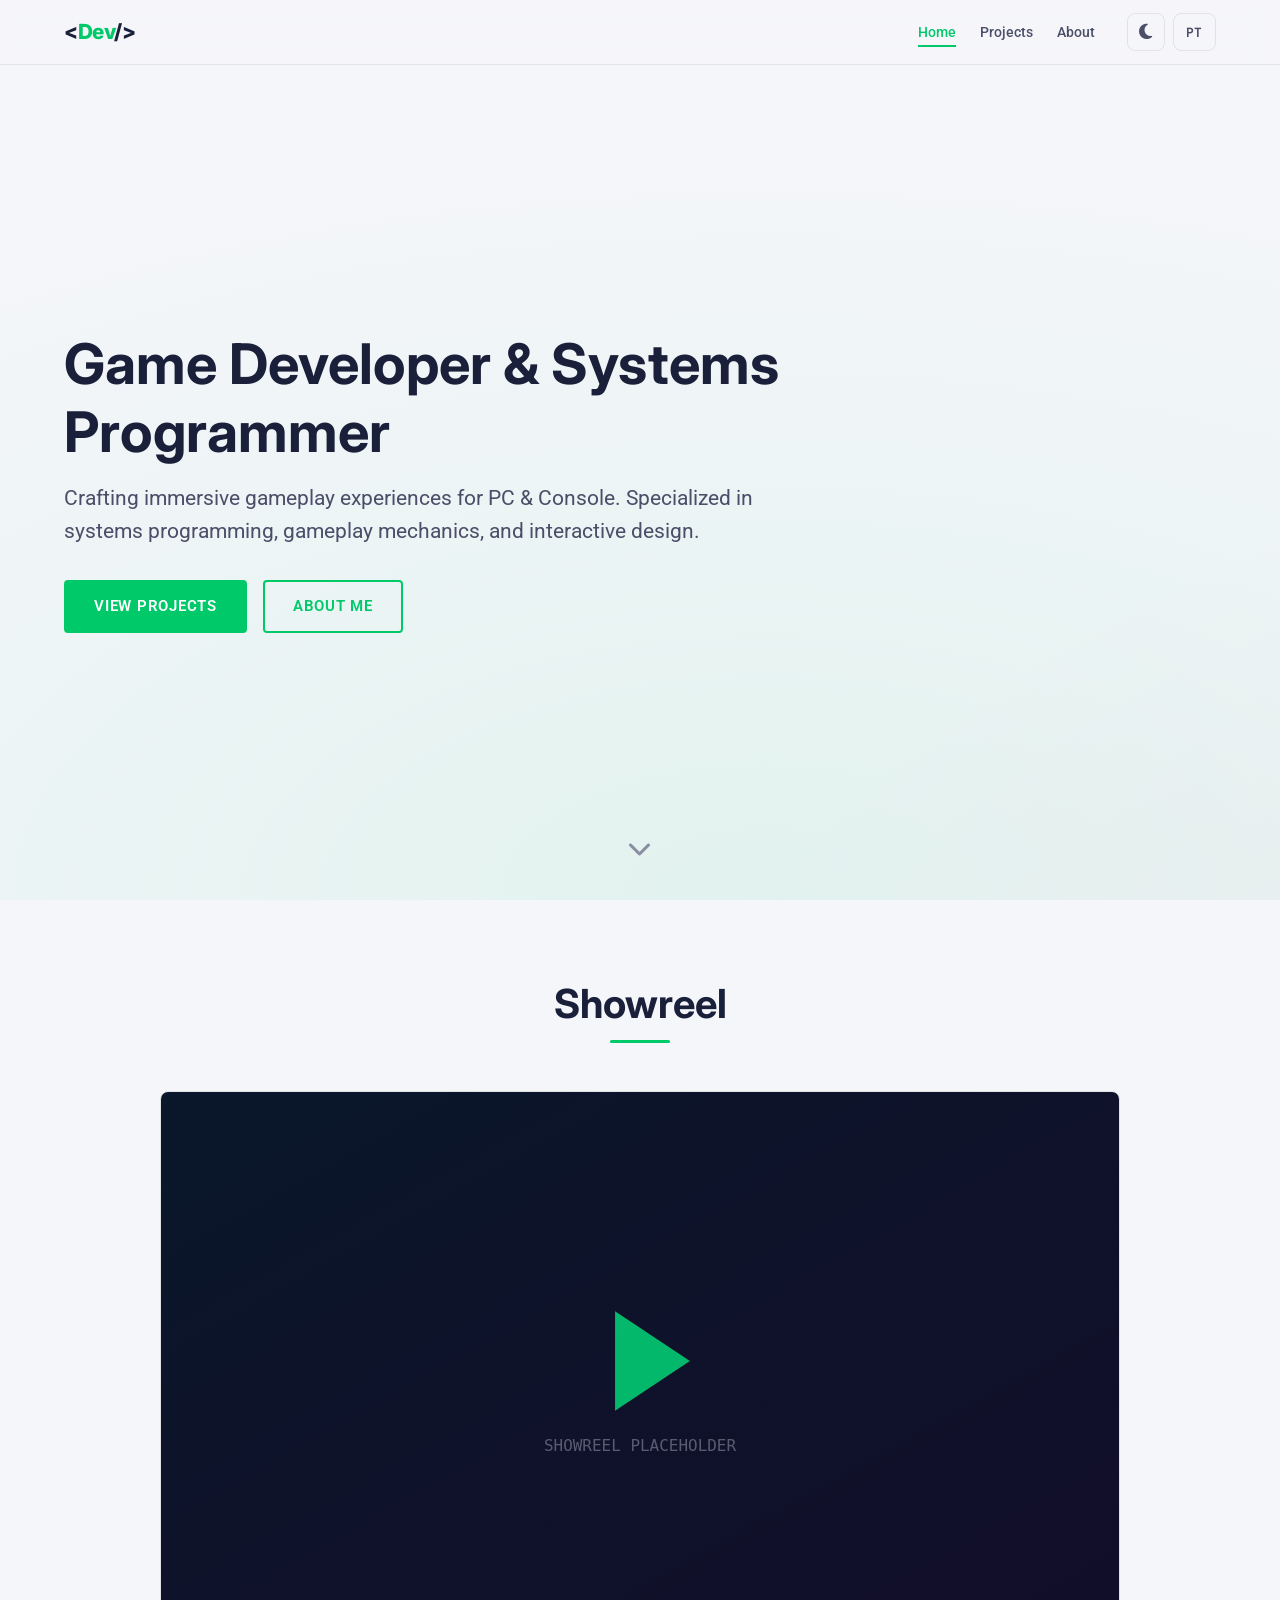
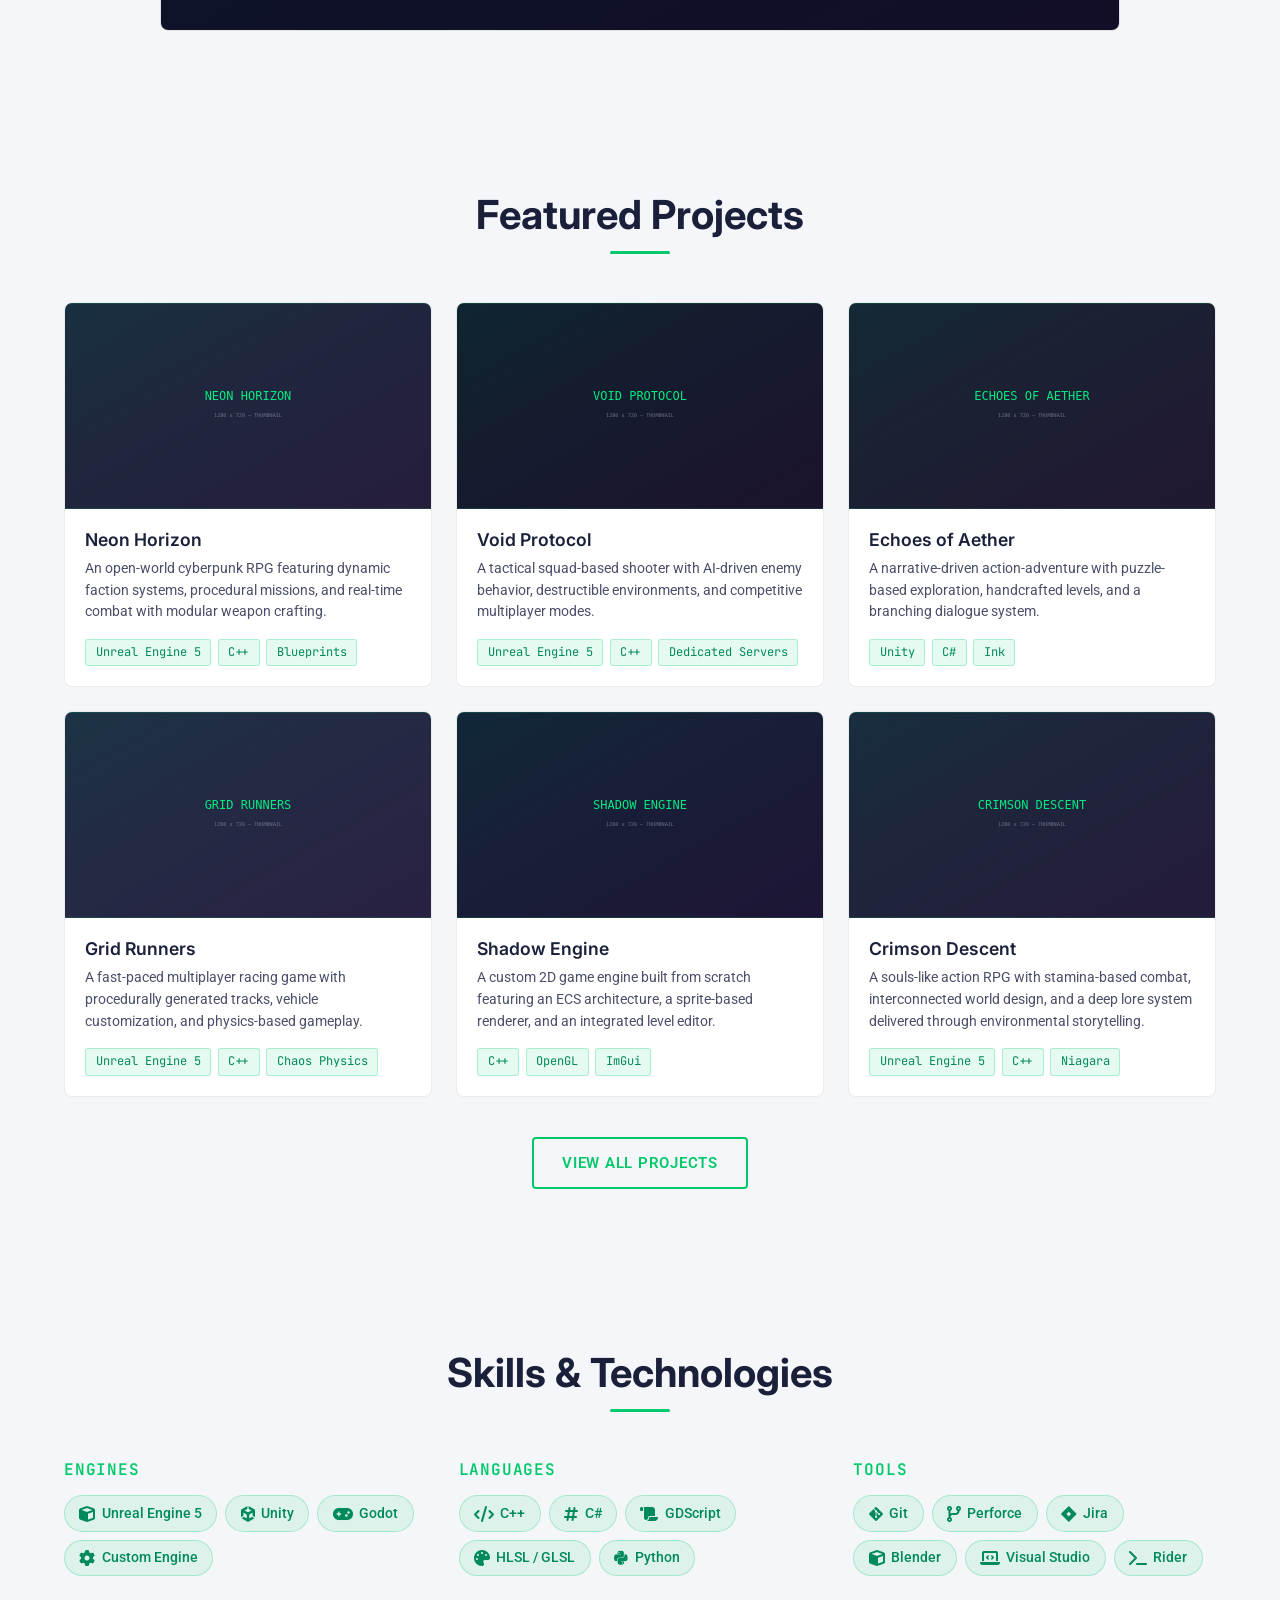
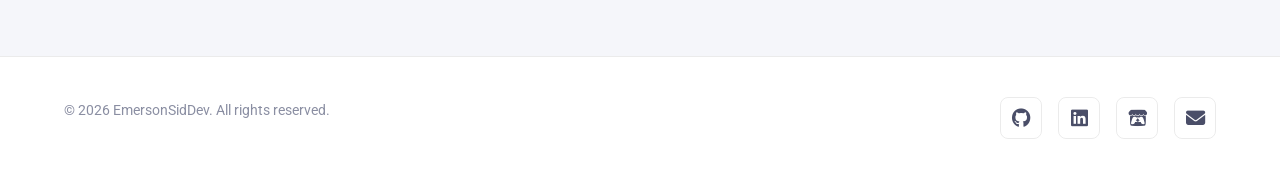
<file: index.html>
<!DOCTYPE html>
<html lang="en" data-theme="dark">
<head>
  <meta charset="UTF-8">
  <meta name="viewport" content="width=device-width, initial-scale=1.0">
  <meta name="description" content="Game Developer portfolio — Specialized in systems programming and gameplay mechanics for PC & Console.">

  <!-- Open Graph -->
  <meta property="og:type" content="website">
  <meta property="og:title" content="Game Developer Portfolio">
  <meta property="og:description" content="Crafting immersive gameplay experiences for PC & Console.">
  <meta property="og:image" content="assets/images/og-image.svg">
  <meta property="og:url" content="https://emersonsiddev.github.io/">

  <!-- Twitter Card -->
  <meta name="twitter:card" content="summary_large_image">
  <meta name="twitter:title" content="Game Developer Portfolio">
  <meta name="twitter:description" content="Crafting immersive gameplay experiences for PC & Console.">
  <meta name="twitter:image" content="assets/images/og-image.svg">

  <!-- Favicon -->
  <link rel="icon" href="assets/favicon.svg" type="image/svg+xml">

  <!-- Google Fonts -->
  <link rel="preconnect" href="https://fonts.googleapis.com">
  <link rel="preconnect" href="https://fonts.gstatic.com" crossorigin>
  <link href="https://fonts.googleapis.com/css2?family=Inter:wght@400;600;700;800&family=JetBrains+Mono:wght@400;500;700&family=Roboto:wght@300;400;500;700&display=swap" rel="stylesheet">

  <!-- Font Awesome -->
  <link rel="stylesheet" href="https://cdnjs.cloudflare.com/ajax/libs/font-awesome/6.5.1/css/all.min.css" integrity="sha512-DTOQO9RWCH3ppGqcWaEA1BIZOC6xxalwEsw9c2QQeAIftl+Vegovlnee1c9QX4TctnWMn13TZye+giMm8e2LwA==" crossorigin="anonymous" referrerpolicy="no-referrer">

  <!-- CSS -->
  <link rel="stylesheet" href="css/variables.css">
  <link rel="stylesheet" href="css/base.css">
  <link rel="stylesheet" href="css/components.css">
  <link rel="stylesheet" href="css/layout.css">
  <link rel="stylesheet" href="css/animations.css">

  <title>Game Developer Portfolio</title>
</head>
<body>

  <!-- ========== HEADER ========== -->
  <header class="header">
    <div class="container header__inner">
      <a href="index.html" class="header__logo">
        &lt;<span class="text-accent">Dev</span>/&gt;
      </a>

      <nav class="nav">
        <ul class="nav__list" id="nav-list">
          <li><a href="index.html" class="nav__link" data-i18n="nav.home">Home</a></li>
          <li><a href="projects.html" class="nav__link" data-i18n="nav.projects">Projects</a></li>
          <li><a href="about.html" class="nav__link" data-i18n="nav.about">About</a></li>
        </ul>

        <div class="nav__controls">
          <button class="toggle-btn" id="theme-toggle" data-i18n-aria="theme.toggle" aria-label="Toggle theme">
            <i class="fa-solid fa-sun"></i>
          </button>
          <button class="toggle-btn lang-toggle" id="lang-toggle" data-i18n-aria="lang.toggle" aria-label="Switch language">EN</button>
        </div>

        <button class="hamburger" id="hamburger" aria-label="Toggle menu">
          <span class="hamburger__line"></span>
          <span class="hamburger__line"></span>
          <span class="hamburger__line"></span>
        </button>
      </nav>
    </div>
  </header>

  <!-- ========== HERO ========== -->
  <section class="hero">
    <div class="hero__bg hero__bg--gradient"></div>
    <div class="container">
      <div class="hero__content animate-in">
        <h1 class="hero__title" id="hero-title">Game Developer & Systems Programmer</h1>
        <p class="hero__subtitle" id="hero-subtitle">Crafting immersive gameplay experiences for PC & Console.</p>
        <div class="hero__actions">
          <a href="#portfolio" class="btn btn--primary" data-i18n="hero.cta_primary">View Projects</a>
          <a href="about.html" class="btn btn--secondary" data-i18n="hero.cta_secondary">About Me</a>
        </div>
      </div>
    </div>
    <div class="scroll-indicator">
      <i class="fa-solid fa-chevron-down"></i>
    </div>
  </section>

  <!-- ========== SHOWREEL ========== -->
  <section class="section" id="showreel">
    <div class="container">
      <h2 class="section__title" data-i18n="sections.showreel">Showreel</h2>
      <div class="showreel__wrapper" id="showreel-content">
        <!-- Rendered by JS -->
      </div>
    </div>
  </section>

  <!-- ========== PORTFOLIO ========== -->
  <section class="section" id="portfolio">
    <div class="container">
      <h2 class="section__title" data-i18n="sections.portfolio">Featured Projects</h2>
      <div class="grid grid--3" id="featured-projects">
        <!-- Rendered by JS -->
      </div>
      <div class="text-center" style="margin-top: 2.5rem;">
        <a href="projects.html" class="btn btn--secondary" data-i18n="projects.view_all">View All Projects</a>
      </div>
    </div>
  </section>

  <!-- ========== SKILLS ========== -->
  <section class="section" id="skills">
    <div class="container">
      <h2 class="section__title" data-i18n="sections.skills">Skills & Technologies</h2>
      <div class="skills-grid" id="skills-summary">
        <!-- Rendered by JS -->
      </div>
    </div>
  </section>

  <!-- ========== FOOTER ========== -->
  <footer class="footer">
    <div class="container footer__inner">
      <p class="footer__copy">
        &copy; <span id="copyright-year">2026</span> EmersonSidDev. <span data-i18n="footer.copyright">All rights reserved.</span>
      </p>
      <div class="social" id="footer-social">
        <!-- Rendered by JS -->
      </div>
    </div>
  </footer>

  <!-- Scripts -->
  <script src="js/theme.js" defer></script>
  <script src="js/i18n.js" defer></script>
  <script src="js/data-loader.js" defer></script>
  <script src="js/main.js" defer></script>
</body>
</html>
</file>
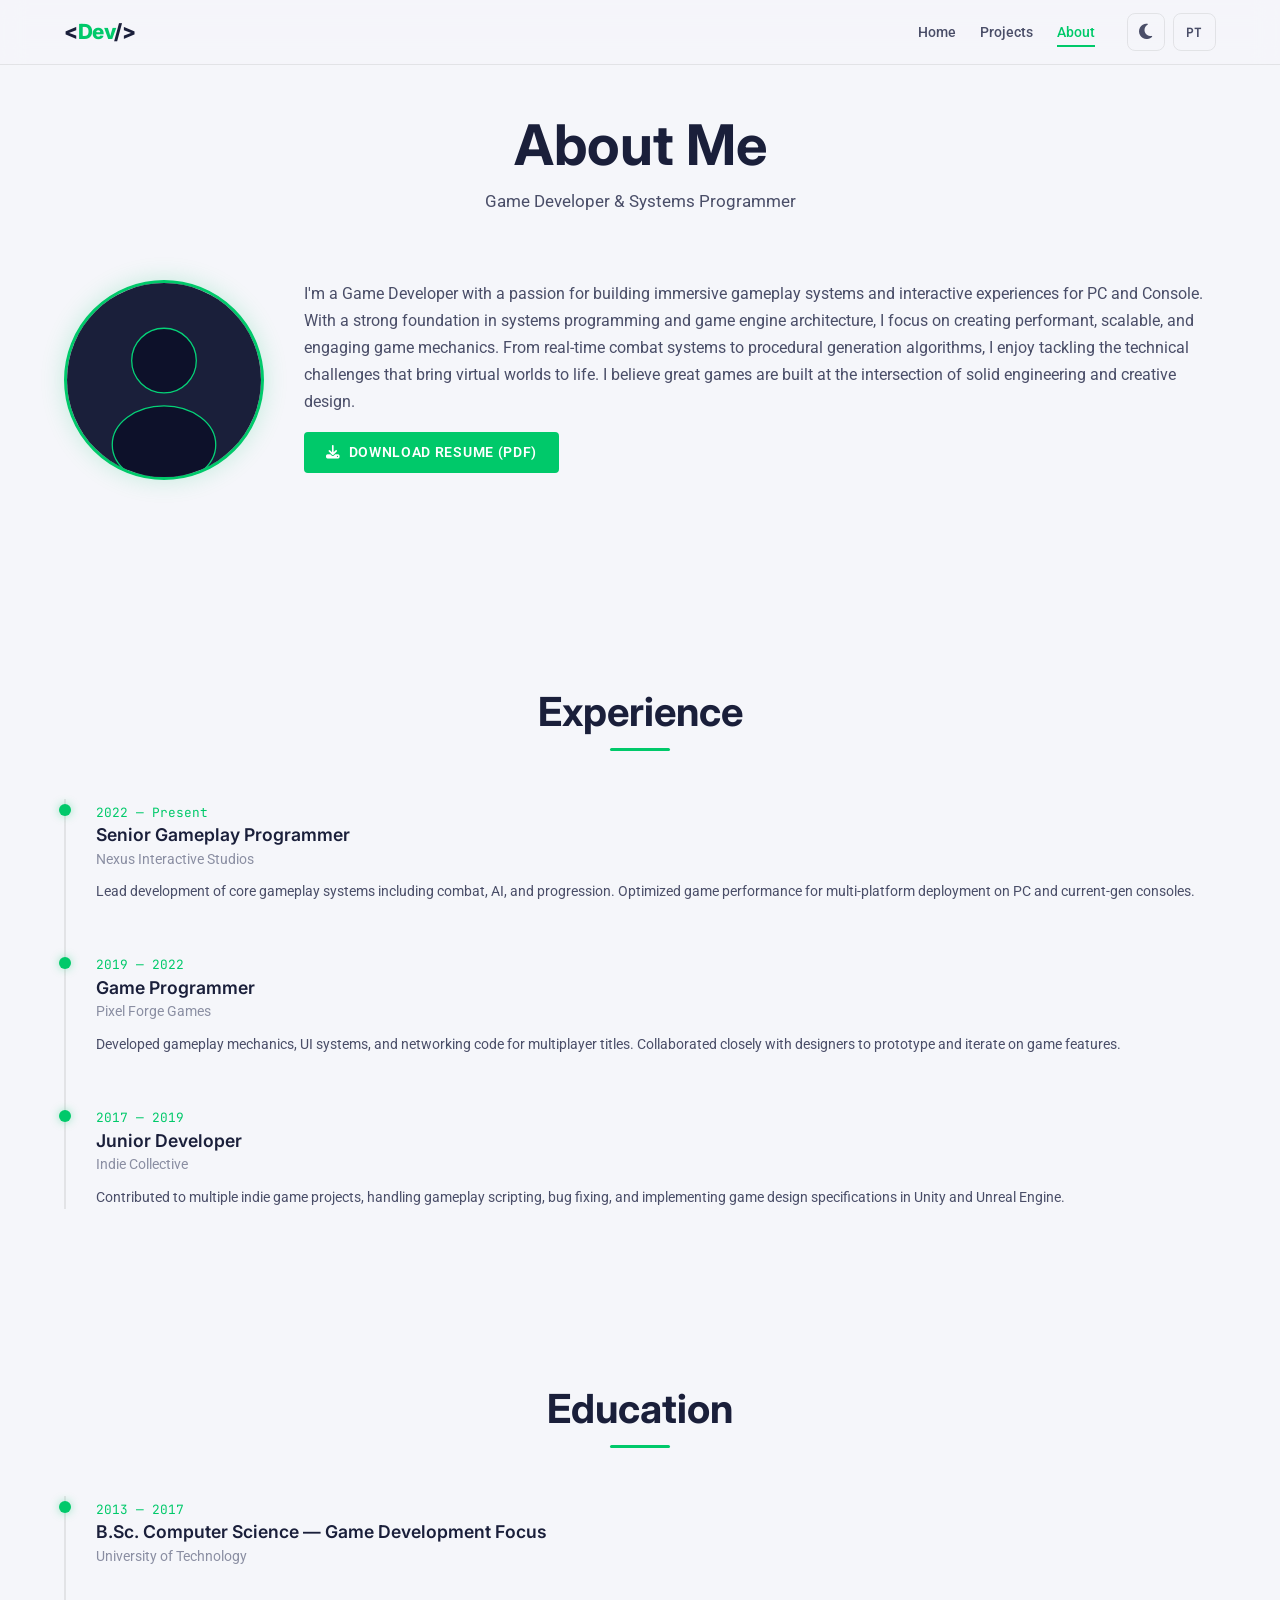
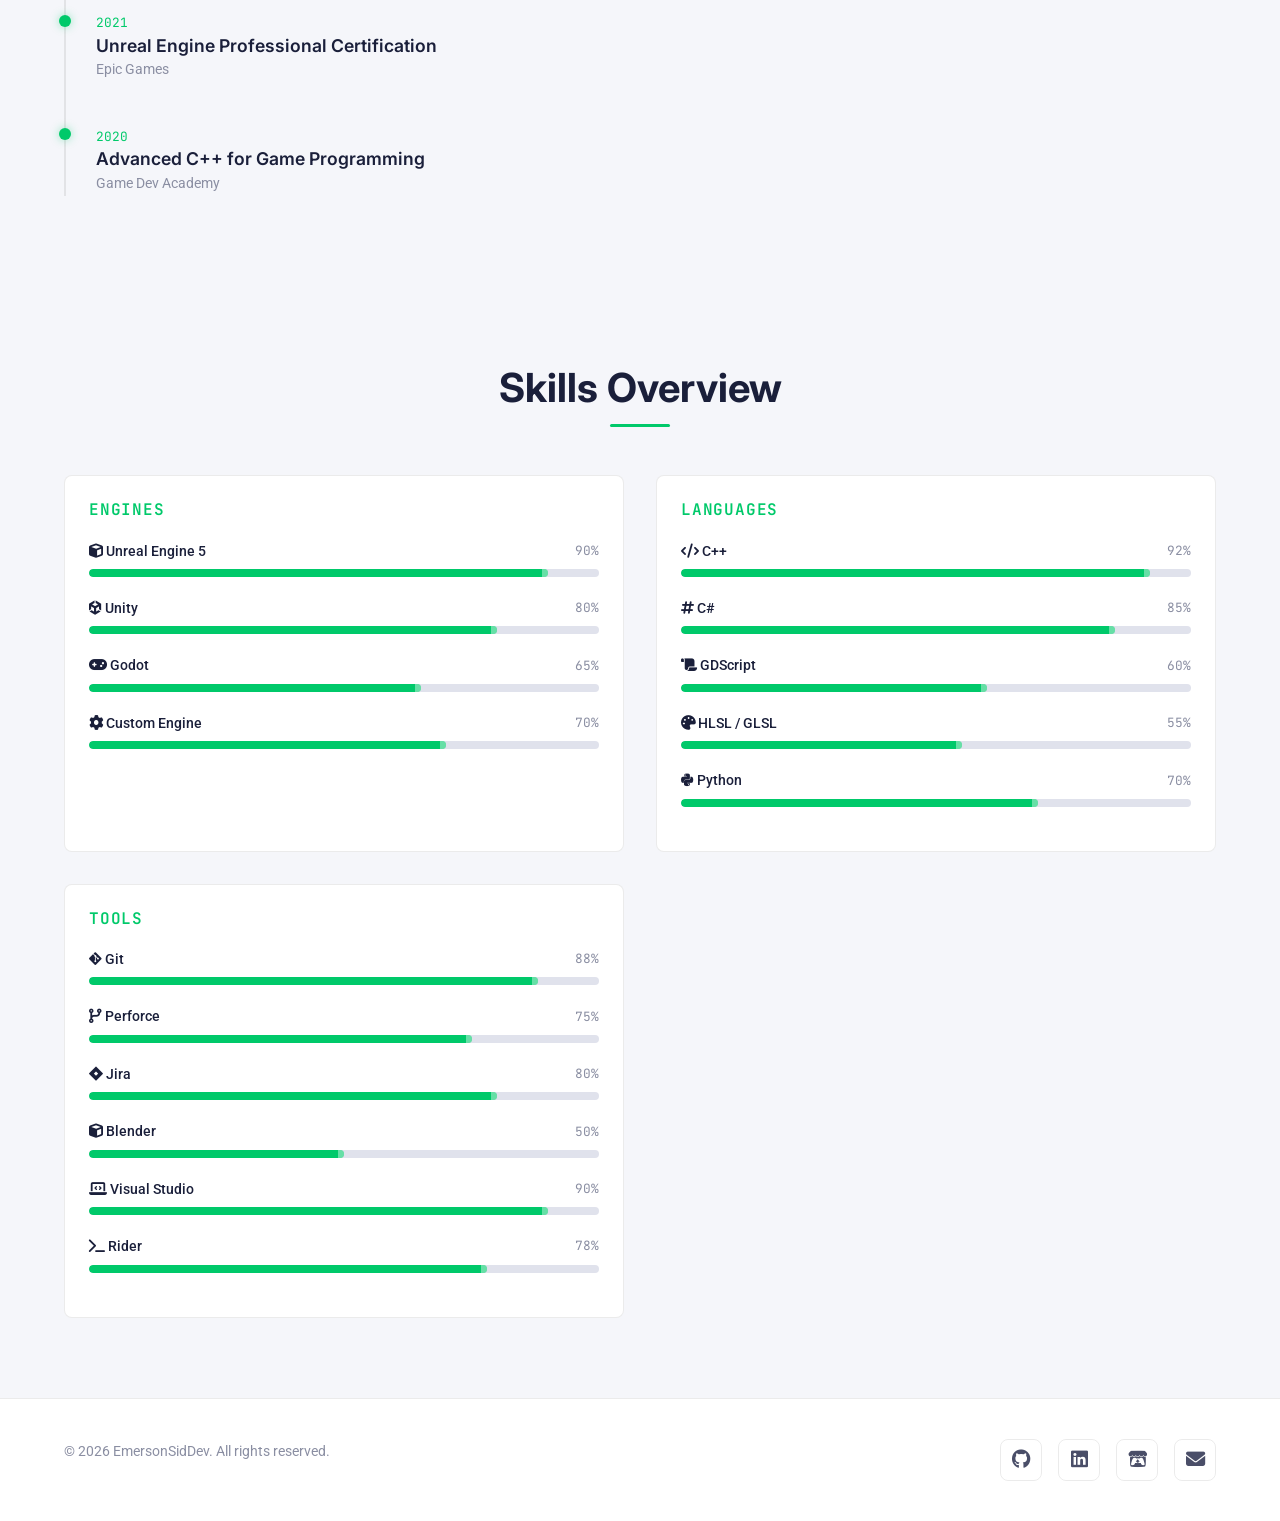
<file: about.html>
<!DOCTYPE html>
<html lang="en" data-theme="dark">
<head>
  <meta charset="UTF-8">
  <meta name="viewport" content="width=device-width, initial-scale=1.0">
  <meta name="description" content="About — Game Developer specialized in systems programming and gameplay mechanics.">

  <!-- Open Graph -->
  <meta property="og:type" content="website">
  <meta property="og:title" content="About — Game Developer Portfolio">
  <meta property="og:description" content="Game Developer specialized in systems programming and gameplay mechanics.">
  <meta property="og:image" content="assets/images/og-image.svg">
  <meta property="og:url" content="https://emersonsiddev.github.io/about.html">

  <!-- Twitter Card -->
  <meta name="twitter:card" content="summary_large_image">
  <meta name="twitter:title" content="About — Game Developer Portfolio">
  <meta name="twitter:description" content="Game Developer specialized in systems programming and gameplay mechanics.">
  <meta name="twitter:image" content="assets/images/og-image.svg">

  <!-- Favicon -->
  <link rel="icon" href="assets/favicon.svg" type="image/svg+xml">

  <!-- Google Fonts -->
  <link rel="preconnect" href="https://fonts.googleapis.com">
  <link rel="preconnect" href="https://fonts.gstatic.com" crossorigin>
  <link href="https://fonts.googleapis.com/css2?family=Inter:wght@400;600;700;800&family=JetBrains+Mono:wght@400;500;700&family=Roboto:wght@300;400;500;700&display=swap" rel="stylesheet">

  <!-- Font Awesome -->
  <link rel="stylesheet" href="https://cdnjs.cloudflare.com/ajax/libs/font-awesome/6.5.1/css/all.min.css" integrity="sha512-DTOQO9RWCH3ppGqcWaEA1BIZOC6xxalwEsw9c2QQeAIftl+Vegovlnee1c9QX4TctnWMn13TZye+giMm8e2LwA==" crossorigin="anonymous" referrerpolicy="no-referrer">

  <!-- CSS -->
  <link rel="stylesheet" href="css/variables.css">
  <link rel="stylesheet" href="css/base.css">
  <link rel="stylesheet" href="css/components.css">
  <link rel="stylesheet" href="css/layout.css">
  <link rel="stylesheet" href="css/animations.css">

  <title>About — Game Developer Portfolio</title>
</head>
<body>

  <!-- ========== HEADER ========== -->
  <header class="header">
    <div class="container header__inner">
      <a href="index.html" class="header__logo">
        &lt;<span class="text-accent">Dev</span>/&gt;
      </a>

      <nav class="nav">
        <ul class="nav__list" id="nav-list">
          <li><a href="index.html" class="nav__link" data-i18n="nav.home">Home</a></li>
          <li><a href="projects.html" class="nav__link" data-i18n="nav.projects">Projects</a></li>
          <li><a href="about.html" class="nav__link" data-i18n="nav.about">About</a></li>
        </ul>

        <div class="nav__controls">
          <button class="toggle-btn" id="theme-toggle" data-i18n-aria="theme.toggle" aria-label="Toggle theme">
            <i class="fa-solid fa-sun"></i>
          </button>
          <button class="toggle-btn lang-toggle" id="lang-toggle" data-i18n-aria="lang.toggle" aria-label="Switch language">EN</button>
        </div>

        <button class="hamburger" id="hamburger" aria-label="Toggle menu">
          <span class="hamburger__line"></span>
          <span class="hamburger__line"></span>
          <span class="hamburger__line"></span>
        </button>
      </nav>
    </div>
  </header>

  <!-- ========== PAGE HEADER ========== -->
  <div class="page-header">
    <div class="container">
      <h1 class="page-header__title" data-i18n="about.title">About Me</h1>
      <p class="page-header__subtitle" data-i18n="about.subtitle">Game Developer & Systems Programmer</p>
    </div>
  </div>

  <!-- ========== ABOUT SECTION ========== -->
  <section class="section" style="padding-top: 1rem;">
    <div class="container">
      <div class="about__header">
        <img src="assets/images/profile.svg" alt="Profile photo" class="profile__image" data-i18n-alt="about.profile_alt" loading="lazy">
        <div class="about__bio">
          <p id="about-bio"><!-- Rendered by JS --></p>
          <a href="assets/cv.pdf" class="btn btn--primary btn--small" target="_blank" rel="noopener noreferrer">
            <i class="fa-solid fa-download"></i>
            <span data-i18n="about.download_cv">Download Resume (PDF)</span>
          </a>
        </div>
      </div>
    </div>
  </section>

  <!-- ========== EXPERIENCE ========== -->
  <section class="section">
    <div class="container">
      <h2 class="section__title" data-i18n="sections.experience">Experience</h2>
      <div class="timeline" id="experience-timeline">
        <!-- Rendered by JS -->
      </div>
    </div>
  </section>

  <!-- ========== EDUCATION ========== -->
  <section class="section">
    <div class="container">
      <h2 class="section__title" data-i18n="sections.education">Education</h2>
      <div class="timeline" id="education-list">
        <!-- Rendered by JS -->
      </div>
    </div>
  </section>

  <!-- ========== SKILLS DETAILED ========== -->
  <section class="section">
    <div class="container">
      <h2 class="section__title" data-i18n="sections.skills_detailed">Skills Overview</h2>
      <div class="skills-detailed" id="skills-detailed">
        <!-- Rendered by JS -->
      </div>
    </div>
  </section>

  <!-- ========== FOOTER ========== -->
  <footer class="footer">
    <div class="container footer__inner">
      <p class="footer__copy">
        &copy; <span id="copyright-year">2026</span> EmersonSidDev. <span data-i18n="footer.copyright">All rights reserved.</span>
      </p>
      <div class="social" id="footer-social">
        <!-- Rendered by JS -->
      </div>
    </div>
  </footer>

  <!-- Scripts -->
  <script src="js/theme.js" defer></script>
  <script src="js/i18n.js" defer></script>
  <script src="js/data-loader.js" defer></script>
  <script src="js/main.js" defer></script>
</body>
</html>
</file>
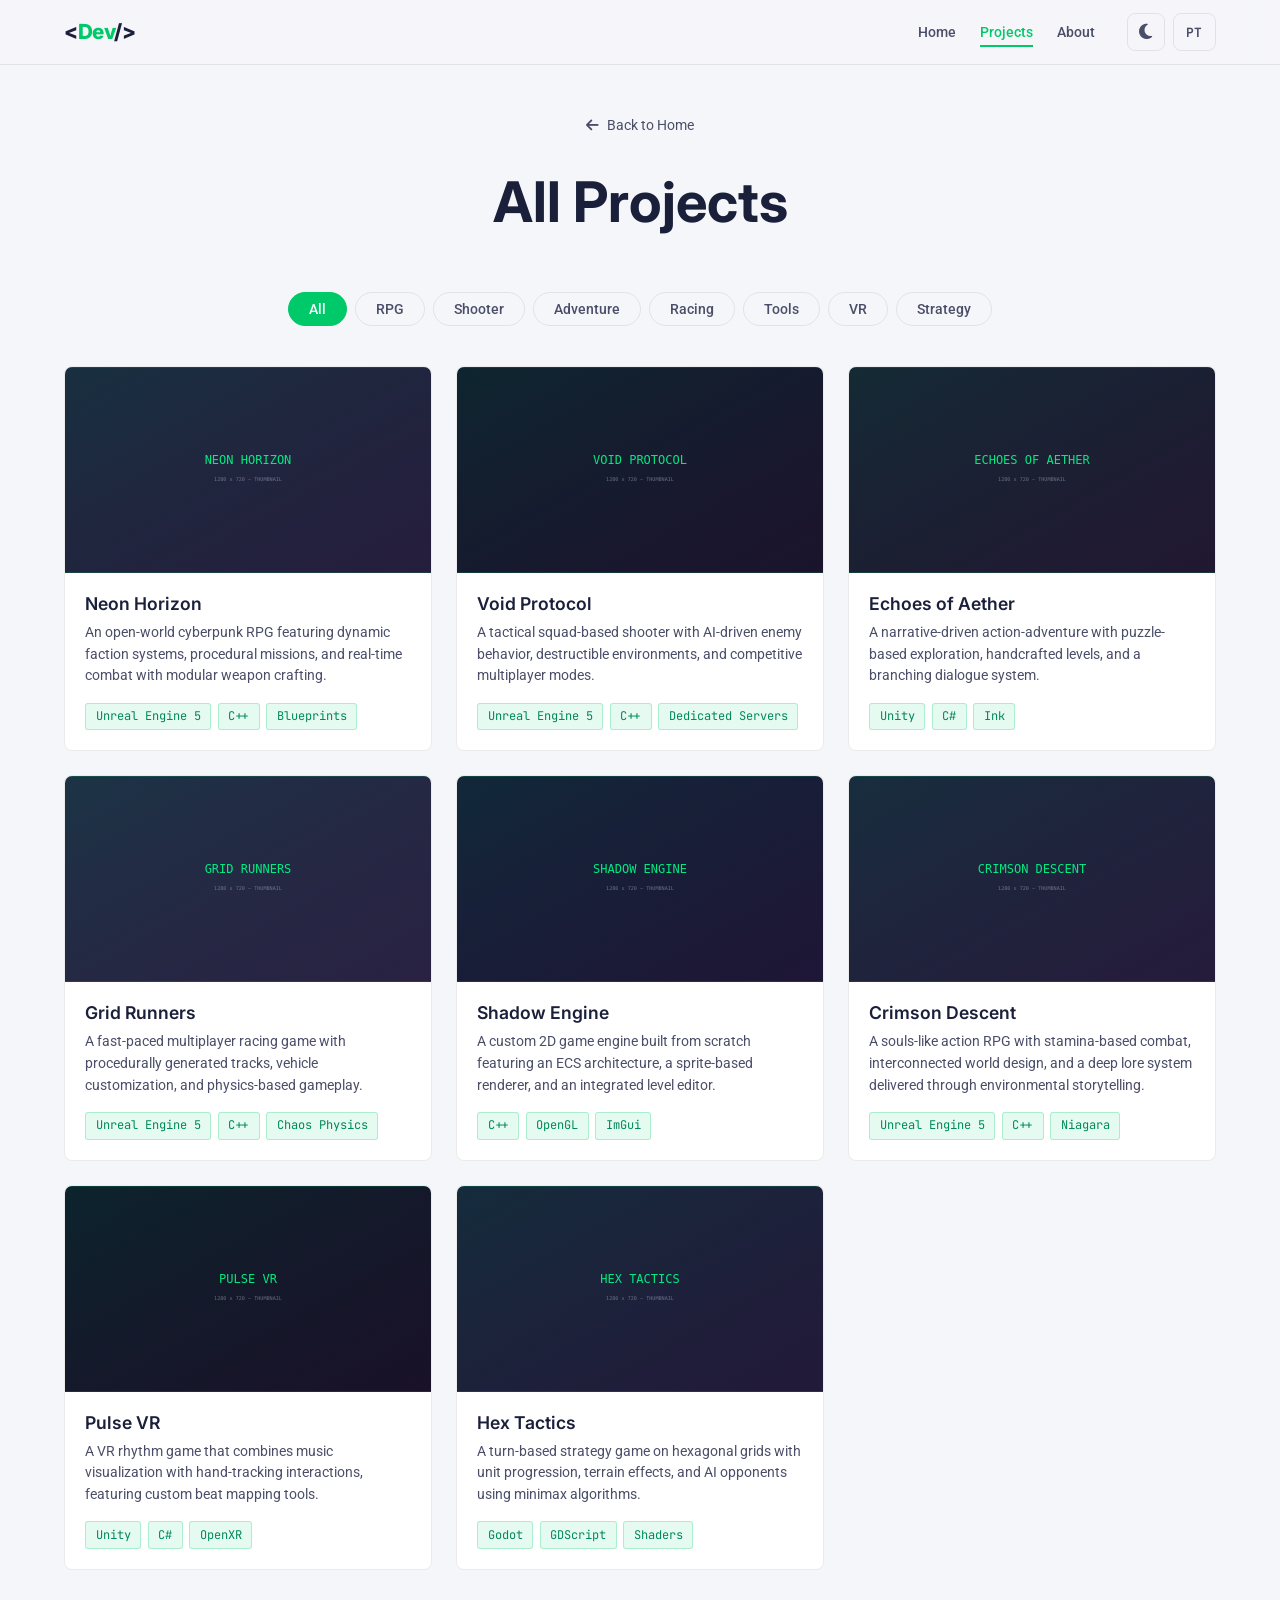
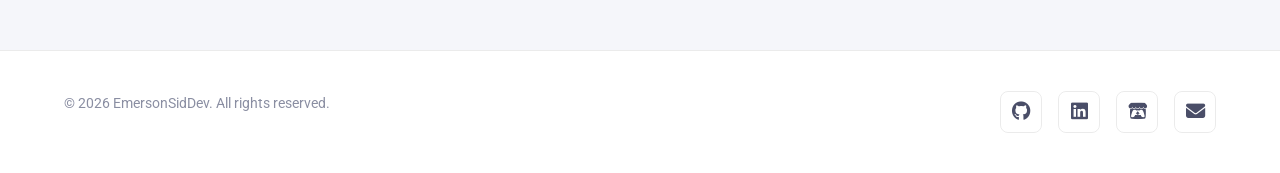
<file: projects.html>
<!DOCTYPE html>
<html lang="en" data-theme="dark">
<head>
  <meta charset="UTF-8">
  <meta name="viewport" content="width=device-width, initial-scale=1.0">
  <meta name="description" content="Game Developer portfolio — Browse all projects.">

  <!-- Open Graph -->
  <meta property="og:type" content="website">
  <meta property="og:title" content="Projects — Game Developer Portfolio">
  <meta property="og:description" content="Browse all game development projects.">
  <meta property="og:image" content="assets/images/og-image.svg">
  <meta property="og:url" content="https://emersonsiddev.github.io/projects.html">

  <!-- Twitter Card -->
  <meta name="twitter:card" content="summary_large_image">
  <meta name="twitter:title" content="Projects — Game Developer Portfolio">
  <meta name="twitter:description" content="Browse all game development projects.">
  <meta name="twitter:image" content="assets/images/og-image.svg">

  <!-- Favicon -->
  <link rel="icon" href="assets/favicon.svg" type="image/svg+xml">

  <!-- Google Fonts -->
  <link rel="preconnect" href="https://fonts.googleapis.com">
  <link rel="preconnect" href="https://fonts.gstatic.com" crossorigin>
  <link href="https://fonts.googleapis.com/css2?family=Inter:wght@400;600;700;800&family=JetBrains+Mono:wght@400;500;700&family=Roboto:wght@300;400;500;700&display=swap" rel="stylesheet">

  <!-- Font Awesome -->
  <link rel="stylesheet" href="https://cdnjs.cloudflare.com/ajax/libs/font-awesome/6.5.1/css/all.min.css" integrity="sha512-DTOQO9RWCH3ppGqcWaEA1BIZOC6xxalwEsw9c2QQeAIftl+Vegovlnee1c9QX4TctnWMn13TZye+giMm8e2LwA==" crossorigin="anonymous" referrerpolicy="no-referrer">

  <!-- CSS -->
  <link rel="stylesheet" href="css/variables.css">
  <link rel="stylesheet" href="css/base.css">
  <link rel="stylesheet" href="css/components.css">
  <link rel="stylesheet" href="css/layout.css">
  <link rel="stylesheet" href="css/animations.css">

  <title>Projects — Game Developer Portfolio</title>
</head>
<body>

  <!-- ========== HEADER ========== -->
  <header class="header">
    <div class="container header__inner">
      <a href="index.html" class="header__logo">
        &lt;<span class="text-accent">Dev</span>/&gt;
      </a>

      <nav class="nav">
        <ul class="nav__list" id="nav-list">
          <li><a href="index.html" class="nav__link" data-i18n="nav.home">Home</a></li>
          <li><a href="projects.html" class="nav__link" data-i18n="nav.projects">Projects</a></li>
          <li><a href="about.html" class="nav__link" data-i18n="nav.about">About</a></li>
        </ul>

        <div class="nav__controls">
          <button class="toggle-btn" id="theme-toggle" data-i18n-aria="theme.toggle" aria-label="Toggle theme">
            <i class="fa-solid fa-sun"></i>
          </button>
          <button class="toggle-btn lang-toggle" id="lang-toggle" data-i18n-aria="lang.toggle" aria-label="Switch language">EN</button>
        </div>

        <button class="hamburger" id="hamburger" aria-label="Toggle menu">
          <span class="hamburger__line"></span>
          <span class="hamburger__line"></span>
          <span class="hamburger__line"></span>
        </button>
      </nav>
    </div>
  </header>

  <!-- ========== PAGE HEADER ========== -->
  <div class="page-header">
    <div class="container">
      <a href="index.html" class="back-link">
        <i class="fa-solid fa-arrow-left"></i>
        <span data-i18n="projects.back">Back to Home</span>
      </a>
      <h1 class="page-header__title" data-i18n="sections.all_projects">All Projects</h1>
    </div>
  </div>

  <!-- ========== PROJECTS ========== -->
  <section class="section" style="padding-top: 1rem;">
    <div class="container">
      <!-- Filters -->
      <div class="filter" id="project-filters">
        <!-- Rendered by JS -->
      </div>

      <!-- Project Grid -->
      <div class="grid grid--3" id="all-projects">
        <!-- Rendered by JS -->
      </div>
    </div>
  </section>

  <!-- ========== FOOTER ========== -->
  <footer class="footer">
    <div class="container footer__inner">
      <p class="footer__copy">
        &copy; <span id="copyright-year">2026</span> EmersonSidDev. <span data-i18n="footer.copyright">All rights reserved.</span>
      </p>
      <div class="social" id="footer-social">
        <!-- Rendered by JS -->
      </div>
    </div>
  </footer>

  <!-- Scripts -->
  <script src="js/theme.js" defer></script>
  <script src="js/i18n.js" defer></script>
  <script src="js/data-loader.js" defer></script>
  <script src="js/main.js" defer></script>
</body>
</html>
</file>
<file: css/variables.css>
/* ============================================
   CSS Custom Properties — Dark & Light Themes
   ============================================ */

:root,
[data-theme="dark"] {
  /* --- Background --- */
  --bg-primary: #0A0E27;
  --bg-secondary: #1A1F3A;
  --bg-tertiary: #121733;
  --bg-card: #161B36;
  --bg-header: rgba(10, 14, 39, 0.85);

  /* --- Text --- */
  --text-primary: #E0E0E0;
  --text-secondary: #A0A4B8;
  --text-muted: #6B6F82;

  /* --- Accent --- */
  --accent-primary: #00FF88;
  --accent-primary-rgb: 0, 255, 136;
  --accent-secondary: #FF006E;
  --accent-secondary-rgb: 255, 0, 110;

  /* --- UI Elements --- */
  --border-color: rgba(255, 255, 255, 0.08);
  --border-color-hover: rgba(0, 255, 136, 0.3);
  --shadow-color: rgba(0, 0, 0, 0.4);
  --overlay: rgba(10, 14, 39, 0.7);

  /* --- Components --- */
  --btn-primary-bg: #00FF88;
  --btn-primary-text: #0A0E27;
  --btn-secondary-bg: transparent;
  --btn-secondary-text: #00FF88;
  --btn-secondary-border: #00FF88;

  --badge-bg: rgba(0, 255, 136, 0.1);
  --badge-text: #00FF88;
  --badge-border: rgba(0, 255, 136, 0.2);

  --progress-bg: #1A1F3A;
  --progress-fill: #00FF88;

  --filter-bg: transparent;
  --filter-active-bg: #00FF88;
  --filter-active-text: #0A0E27;

  --scrollbar-track: #0A0E27;
  --scrollbar-thumb: #1A1F3A;
}

[data-theme="light"] {
  /* --- Background --- */
  --bg-primary: #F5F6FA;
  --bg-secondary: #FFFFFF;
  --bg-tertiary: #EBEDF5;
  --bg-card: #FFFFFF;
  --bg-header: rgba(245, 246, 250, 0.9);

  /* --- Text --- */
  --text-primary: #1A1F3A;
  --text-secondary: #4A4E68;
  --text-muted: #8A8EA2;

  /* --- Accent --- */
  --accent-primary: #00C96A;
  --accent-primary-rgb: 0, 201, 106;
  --accent-secondary: #E00060;
  --accent-secondary-rgb: 224, 0, 96;

  /* --- UI Elements --- */
  --border-color: rgba(0, 0, 0, 0.08);
  --border-color-hover: rgba(0, 201, 106, 0.3);
  --shadow-color: rgba(0, 0, 0, 0.1);
  --overlay: rgba(245, 246, 250, 0.7);

  /* --- Components --- */
  --btn-primary-bg: #00C96A;
  --btn-primary-text: #FFFFFF;
  --btn-secondary-bg: transparent;
  --btn-secondary-text: #00C96A;
  --btn-secondary-border: #00C96A;

  --badge-bg: rgba(0, 201, 106, 0.1);
  --badge-text: #00895A;
  --badge-border: rgba(0, 201, 106, 0.25);

  --progress-bg: #E0E2EC;
  --progress-fill: #00C96A;

  --filter-bg: transparent;
  --filter-active-bg: #00C96A;
  --filter-active-text: #FFFFFF;

  --scrollbar-track: #F5F6FA;
  --scrollbar-thumb: #D0D2DC;
}
</file>
<file: css/base.css>
/* ============================================
   Base Styles — Reset, Typography, Globals
   ============================================ */

/* --- Reset --- */
*,
*::before,
*::after {
  margin: 0;
  padding: 0;
  box-sizing: border-box;
}

html {
  scroll-behavior: smooth;
  font-size: 16px;
  -webkit-text-size-adjust: 100%;
}

body {
  font-family: 'Roboto', 'Open Sans', sans-serif;
  background-color: var(--bg-primary);
  color: var(--text-primary);
  line-height: 1.6;
  min-height: 100vh;
  overflow-x: hidden;
  transition: background-color 0.3s ease, color 0.3s ease;
}

/* --- Typography --- */
h1, h2, h3, h4, h5, h6 {
  font-family: 'Inter', 'Poppins', sans-serif;
  font-weight: 700;
  line-height: 1.2;
  color: var(--text-primary);
}

h1 { font-size: clamp(2rem, 5vw, 3.5rem); }
h2 { font-size: clamp(1.5rem, 3.5vw, 2.5rem); }
h3 { font-size: clamp(1.2rem, 2.5vw, 1.75rem); }
h4 { font-size: 1.25rem; }

p {
  color: var(--text-secondary);
  line-height: 1.7;
  margin-bottom: 1rem;
}

a {
  color: var(--accent-primary);
  text-decoration: none;
  transition: color 0.3s ease;
}

a:hover {
  color: var(--accent-secondary);
}

code, pre, .mono {
  font-family: 'JetBrains Mono', 'Fira Code', monospace;
}

strong { font-weight: 600; }

ul, ol { list-style: none; }

img {
  max-width: 100%;
  height: auto;
  display: block;
}

button {
  font-family: inherit;
  cursor: pointer;
  border: none;
  background: none;
  color: inherit;
}

/* --- Selection --- */
::selection {
  background: rgba(var(--accent-primary-rgb), 0.3);
  color: var(--text-primary);
}

/* --- Scrollbar --- */
::-webkit-scrollbar {
  width: 8px;
}

::-webkit-scrollbar-track {
  background: var(--scrollbar-track);
}

::-webkit-scrollbar-thumb {
  background: var(--scrollbar-thumb);
  border-radius: 4px;
}

::-webkit-scrollbar-thumb:hover {
  background: var(--accent-primary);
}

/* --- Utilities --- */
.container {
  width: 100%;
  max-width: 1200px;
  margin: 0 auto;
  padding: 0 1.5rem;
}

.section {
  padding: 5rem 0;
}

.section__title {
  text-align: center;
  margin-bottom: 3rem;
  position: relative;
}

.section__title::after {
  content: '';
  display: block;
  width: 60px;
  height: 3px;
  background: var(--accent-primary);
  margin: 0.75rem auto 0;
  border-radius: 2px;
}

.sr-only {
  position: absolute;
  width: 1px;
  height: 1px;
  padding: 0;
  margin: -1px;
  overflow: hidden;
  clip: rect(0, 0, 0, 0);
  white-space: nowrap;
  border: 0;
}

.text-accent {
  color: var(--accent-primary);
}

.text-center {
  text-align: center;
}
</file>
<file: css/components.css>
/* ============================================
   Components — BEM-named reusable blocks
   ============================================ */

/* --- Buttons --- */
.btn {
  display: inline-flex;
  align-items: center;
  gap: 0.5rem;
  padding: 0.75rem 1.75rem;
  border-radius: 4px;
  font-weight: 600;
  font-size: 0.95rem;
  text-transform: uppercase;
  letter-spacing: 0.05em;
  transition: all 0.3s ease;
  position: relative;
  overflow: hidden;
}

.btn--primary {
  background: var(--btn-primary-bg);
  color: var(--btn-primary-text);
  border: 2px solid var(--btn-primary-bg);
}

.btn--primary:hover {
  background: transparent;
  color: var(--accent-primary);
  box-shadow: 0 0 20px rgba(var(--accent-primary-rgb), 0.3);
}

.btn--secondary {
  background: var(--btn-secondary-bg);
  color: var(--btn-secondary-text);
  border: 2px solid var(--btn-secondary-border);
}

.btn--secondary:hover {
  background: rgba(var(--accent-primary-rgb), 0.1);
  box-shadow: 0 0 20px rgba(var(--accent-primary-rgb), 0.15);
}

.btn--small {
  padding: 0.5rem 1.25rem;
  font-size: 0.85rem;
}

/* --- Cards --- */
.card {
  background: var(--bg-card);
  border: 1px solid var(--border-color);
  border-radius: 8px;
  overflow: hidden;
  transition: all 0.3s ease;
  position: relative;
}

.card:hover {
  border-color: var(--border-color-hover);
  transform: translateY(-4px);
  box-shadow: 0 8px 30px var(--shadow-color),
              0 0 15px rgba(var(--accent-primary-rgb), 0.08);
}

.card__image-wrapper {
  position: relative;
  width: 100%;
  aspect-ratio: 16 / 9;
  overflow: hidden;
}

.card__image {
  width: 100%;
  height: 100%;
  object-fit: cover;
  transition: transform 0.3s ease;
}

.card:hover .card__image {
  transform: scale(1.05);
}

.card__overlay {
  position: absolute;
  inset: 0;
  background: linear-gradient(to top, rgba(10, 14, 39, 0.8) 0%, transparent 60%);
  opacity: 0;
  transition: opacity 0.3s ease;
  display: flex;
  align-items: flex-end;
  padding: 1rem;
}

.card:hover .card__overlay {
  opacity: 1;
}

.card__body {
  padding: 1.25rem;
}

.card__title {
  font-size: 1.1rem;
  font-weight: 600;
  margin-bottom: 0.5rem;
  color: var(--text-primary);
}

.card__description {
  font-size: 0.9rem;
  color: var(--text-secondary);
  line-height: 1.5;
  display: -webkit-box;
  -webkit-line-clamp: 3;
  -webkit-box-orient: vertical;
  overflow: hidden;
}

.card__tags {
  display: flex;
  flex-wrap: wrap;
  gap: 0.4rem;
  margin-top: 0.75rem;
}

.card__tag {
  font-size: 0.75rem;
  padding: 0.2rem 0.6rem;
  background: var(--badge-bg);
  color: var(--badge-text);
  border: 1px solid var(--badge-border);
  border-radius: 3px;
  font-family: 'JetBrains Mono', monospace;
}

/* --- Skill Badges --- */
.skill-badge {
  display: inline-flex;
  align-items: center;
  gap: 0.4rem;
  padding: 0.4rem 0.9rem;
  background: var(--badge-bg);
  color: var(--badge-text);
  border: 1px solid var(--badge-border);
  border-radius: 20px;
  font-size: 0.85rem;
  font-weight: 500;
  transition: all 0.3s ease;
}

.skill-badge:hover {
  background: rgba(var(--accent-primary-rgb), 0.2);
  border-color: var(--accent-primary);
  box-shadow: 0 0 10px rgba(var(--accent-primary-rgb), 0.15);
}

.skill-badge__icon {
  font-size: 1rem;
}

/* --- Progress Bar --- */
.progress {
  margin-bottom: 1.25rem;
}

.progress__header {
  display: flex;
  justify-content: space-between;
  align-items: center;
  margin-bottom: 0.4rem;
}

.progress__label {
  font-size: 0.9rem;
  font-weight: 500;
  color: var(--text-primary);
}

.progress__value {
  font-size: 0.8rem;
  color: var(--text-muted);
  font-family: 'JetBrains Mono', monospace;
}

.progress__bar {
  width: 100%;
  height: 8px;
  background: var(--progress-bg);
  border-radius: 4px;
  overflow: hidden;
}

.progress__fill {
  height: 100%;
  background: var(--progress-fill);
  border-radius: 4px;
  transition: width 1s ease;
  position: relative;
}

.progress__fill::after {
  content: '';
  position: absolute;
  top: 0;
  right: 0;
  width: 6px;
  height: 100%;
  background: rgba(255, 255, 255, 0.4);
  border-radius: 0 4px 4px 0;
}

/* --- Filter Buttons --- */
.filter {
  display: flex;
  flex-wrap: wrap;
  justify-content: center;
  gap: 0.5rem;
  margin-bottom: 2.5rem;
}

.filter__btn {
  padding: 0.5rem 1.25rem;
  border: 1px solid var(--border-color);
  border-radius: 20px;
  font-size: 0.85rem;
  font-weight: 500;
  color: var(--text-secondary);
  background: var(--filter-bg);
  cursor: pointer;
  transition: all 0.3s ease;
}

.filter__btn:hover {
  border-color: var(--accent-primary);
  color: var(--accent-primary);
}

.filter__btn--active {
  background: var(--filter-active-bg);
  color: var(--filter-active-text);
  border-color: var(--filter-active-bg);
}

/* --- Social Links --- */
.social {
  display: flex;
  gap: 1rem;
  align-items: center;
}

.social__link {
  display: flex;
  align-items: center;
  justify-content: center;
  width: 42px;
  height: 42px;
  border: 1px solid var(--border-color);
  border-radius: 8px;
  color: var(--text-secondary);
  font-size: 1.2rem;
  transition: all 0.3s ease;
}

.social__link:hover {
  color: var(--accent-primary);
  border-color: var(--accent-primary);
  box-shadow: 0 0 15px rgba(var(--accent-primary-rgb), 0.2);
  transform: translateY(-2px);
}

/* --- Timeline --- */
.timeline {
  position: relative;
  padding-left: 2rem;
}

.timeline::before {
  content: '';
  position: absolute;
  left: 0;
  top: 0;
  bottom: 0;
  width: 2px;
  background: var(--border-color);
}

.timeline__item {
  position: relative;
  padding-bottom: 2rem;
}

.timeline__item:last-child {
  padding-bottom: 0;
}

.timeline__item::before {
  content: '';
  position: absolute;
  left: -2rem;
  top: 0.35rem;
  width: 12px;
  height: 12px;
  background: var(--accent-primary);
  border-radius: 50%;
  transform: translateX(-5px);
  box-shadow: 0 0 10px rgba(var(--accent-primary-rgb), 0.4);
}

.timeline__period {
  font-size: 0.8rem;
  color: var(--accent-primary);
  font-family: 'JetBrains Mono', monospace;
  margin-bottom: 0.25rem;
}

.timeline__title {
  font-size: 1.1rem;
  font-weight: 600;
  color: var(--text-primary);
  margin-bottom: 0.15rem;
}

.timeline__subtitle {
  font-size: 0.9rem;
  color: var(--text-muted);
  margin-bottom: 0.5rem;
}

.timeline__description {
  font-size: 0.9rem;
  color: var(--text-secondary);
  line-height: 1.6;
}

/* --- Theme & Language Toggles --- */
.toggle-btn {
  display: flex;
  align-items: center;
  justify-content: center;
  width: 38px;
  height: 38px;
  border-radius: 8px;
  border: 1px solid var(--border-color);
  color: var(--text-secondary);
  font-size: 1.1rem;
  transition: all 0.3s ease;
  background: transparent;
}

.toggle-btn:hover {
  color: var(--accent-primary);
  border-color: var(--accent-primary);
}

.lang-toggle {
  font-size: 0.8rem;
  font-weight: 700;
  font-family: 'JetBrains Mono', monospace;
  width: auto;
  padding: 0 0.75rem;
  letter-spacing: 0.05em;
}

/* --- Showreel --- */
.showreel__wrapper {
  position: relative;
  width: 100%;
  max-width: 960px;
  margin: 0 auto;
  aspect-ratio: 16 / 9;
  border-radius: 8px;
  overflow: hidden;
  border: 1px solid var(--border-color);
}

.showreel__wrapper iframe,
.showreel__wrapper img {
  width: 100%;
  height: 100%;
  object-fit: cover;
}

/* --- Profile --- */
.profile__image {
  width: 200px;
  height: 200px;
  border-radius: 50%;
  object-fit: cover;
  border: 3px solid var(--accent-primary);
  box-shadow: 0 0 25px rgba(var(--accent-primary-rgb), 0.2);
}
</file>
<file: css/layout.css>
/* ============================================
   Layout — Grid, Header, Footer, Responsive
   ============================================ */

/* --- Header --- */
.header {
  position: fixed;
  top: 0;
  left: 0;
  width: 100%;
  z-index: 1000;
  background: var(--bg-header);
  backdrop-filter: blur(12px);
  -webkit-backdrop-filter: blur(12px);
  border-bottom: 1px solid var(--border-color);
  transition: background-color 0.3s ease;
}

.header__inner {
  display: flex;
  align-items: center;
  justify-content: space-between;
  height: 64px;
}

.header__logo {
  font-family: 'Inter', sans-serif;
  font-weight: 800;
  font-size: 1.3rem;
  color: var(--text-primary);
  letter-spacing: -0.02em;
}

.header__logo .text-accent {
  color: var(--accent-primary);
}

/* --- Navigation --- */
.nav {
  display: flex;
  align-items: center;
  gap: 2rem;
}

.nav__list {
  display: flex;
  gap: 1.5rem;
  align-items: center;
}

.nav__link {
  font-size: 0.9rem;
  font-weight: 500;
  color: var(--text-secondary);
  padding: 0.25rem 0;
  position: relative;
  transition: color 0.3s ease;
}

.nav__link::after {
  content: '';
  position: absolute;
  bottom: -2px;
  left: 0;
  width: 0;
  height: 2px;
  background: var(--accent-primary);
  transition: width 0.3s ease;
}

.nav__link:hover,
.nav__link--active {
  color: var(--accent-primary);
}

.nav__link--active::after,
.nav__link:hover::after {
  width: 100%;
}

.nav__controls {
  display: flex;
  gap: 0.5rem;
  align-items: center;
}

/* --- Hamburger --- */
.hamburger {
  display: none;
  flex-direction: column;
  justify-content: center;
  gap: 5px;
  width: 38px;
  height: 38px;
  padding: 8px;
  border: 1px solid var(--border-color);
  border-radius: 8px;
  cursor: pointer;
  background: transparent;
  transition: all 0.3s ease;
}

.hamburger__line {
  display: block;
  width: 100%;
  height: 2px;
  background: var(--text-secondary);
  border-radius: 1px;
  transition: all 0.3s ease;
}

.hamburger--active .hamburger__line:nth-child(1) {
  transform: rotate(45deg) translate(5px, 5px);
}

.hamburger--active .hamburger__line:nth-child(2) {
  opacity: 0;
}

.hamburger--active .hamburger__line:nth-child(3) {
  transform: rotate(-45deg) translate(5px, -5px);
}

/* --- Hero --- */
.hero {
  min-height: 100vh;
  display: flex;
  align-items: center;
  position: relative;
  padding-top: 64px;
  overflow: hidden;
}

.hero__bg {
  position: absolute;
  inset: 0;
  z-index: 0;
}

.hero__bg img {
  width: 100%;
  height: 100%;
  object-fit: cover;
  opacity: 0.15;
}

.hero__bg--gradient {
  background: radial-gradient(ellipse at 30% 50%, rgba(var(--accent-primary-rgb), 0.08) 0%, transparent 60%),
              radial-gradient(ellipse at 70% 80%, rgba(var(--accent-secondary-rgb), 0.06) 0%, transparent 50%);
}

.hero__content {
  position: relative;
  z-index: 1;
  max-width: 720px;
}

.hero__title {
  margin-bottom: 1rem;
}

.hero__subtitle {
  font-size: clamp(1rem, 2.5vw, 1.3rem);
  color: var(--text-secondary);
  margin-bottom: 2rem;
  line-height: 1.6;
}

.hero__actions {
  display: flex;
  gap: 1rem;
  flex-wrap: wrap;
}

/* --- Grid --- */
.grid {
  display: grid;
  gap: 1.5rem;
}

.grid--3 {
  grid-template-columns: repeat(3, 1fr);
}

.grid--2 {
  grid-template-columns: repeat(2, 1fr);
}

/* --- Skills Layout --- */
.skills-grid {
  display: grid;
  grid-template-columns: repeat(3, 1fr);
  gap: 2rem;
}

.skills-category__title {
  font-size: 1rem;
  font-weight: 600;
  color: var(--accent-primary);
  margin-bottom: 1rem;
  text-transform: uppercase;
  letter-spacing: 0.05em;
  font-family: 'JetBrains Mono', monospace;
}

.skills-category__list {
  display: flex;
  flex-wrap: wrap;
  gap: 0.5rem;
}

/* --- About Layout --- */
.about__header {
  display: flex;
  gap: 2.5rem;
  align-items: flex-start;
  margin-bottom: 3rem;
}

.about__bio {
  flex: 1;
}

.about__bio p {
  margin-bottom: 1rem;
}

/* --- Footer --- */
.footer {
  padding: 2.5rem 0;
  border-top: 1px solid var(--border-color);
  background: var(--bg-secondary);
}

.footer__inner {
  display: flex;
  justify-content: space-between;
  align-items: center;
}

.footer__copy {
  font-size: 0.85rem;
  color: var(--text-muted);
}

/* --- Page Header (projects/about) --- */
.page-header {
  padding-top: calc(64px + 3rem);
  padding-bottom: 2rem;
  text-align: center;
}

.page-header__title {
  margin-bottom: 0.5rem;
}

.page-header__subtitle {
  color: var(--text-secondary);
  font-size: 1.05rem;
}

/* --- Back Link --- */
.back-link {
  display: inline-flex;
  align-items: center;
  gap: 0.5rem;
  color: var(--text-secondary);
  font-size: 0.9rem;
  margin-bottom: 2rem;
  transition: color 0.3s ease;
}

.back-link:hover {
  color: var(--accent-primary);
}

/* --- Skills Detailed (about page) --- */
.skills-detailed {
  display: grid;
  grid-template-columns: repeat(2, 1fr);
  gap: 2rem;
}

.skills-detailed__category {
  background: var(--bg-card);
  border: 1px solid var(--border-color);
  border-radius: 8px;
  padding: 1.5rem;
}

.skills-detailed__title {
  font-size: 1rem;
  font-weight: 600;
  color: var(--accent-primary);
  margin-bottom: 1.25rem;
  text-transform: uppercase;
  letter-spacing: 0.05em;
  font-family: 'JetBrains Mono', monospace;
}

/* ============================================
   Responsive Breakpoints
   ============================================ */

@media (max-width: 1024px) {
  .grid--3 {
    grid-template-columns: repeat(2, 1fr);
  }

  .skills-grid {
    grid-template-columns: repeat(2, 1fr);
  }
}

@media (max-width: 768px) {
  /* Header mobile */
  .hamburger {
    display: flex;
  }

  .nav__list {
    position: fixed;
    top: 64px;
    left: 0;
    width: 100%;
    height: calc(100vh - 64px);
    background: var(--bg-primary);
    flex-direction: column;
    align-items: center;
    justify-content: center;
    gap: 2rem;
    transform: translateX(100%);
    transition: transform 0.3s ease;
    z-index: 999;
  }

  .nav__list--open {
    transform: translateX(0);
  }

  .nav__link {
    font-size: 1.2rem;
  }

  /* Grids */
  .grid--3,
  .grid--2 {
    grid-template-columns: 1fr;
  }

  .skills-grid {
    grid-template-columns: 1fr;
  }

  .skills-detailed {
    grid-template-columns: 1fr;
  }

  /* Hero */
  .hero {
    text-align: center;
  }

  .hero__actions {
    justify-content: center;
  }

  /* About */
  .about__header {
    flex-direction: column;
    align-items: center;
    text-align: center;
  }

  /* Footer */
  .footer__inner {
    flex-direction: column;
    gap: 1.5rem;
    text-align: center;
  }
}

@media (max-width: 480px) {
  .hero__actions {
    flex-direction: column;
    align-items: center;
  }

  .btn {
    width: 100%;
    justify-content: center;
  }

  .filter {
    gap: 0.4rem;
  }

  .filter__btn {
    padding: 0.4rem 0.9rem;
    font-size: 0.8rem;
  }
}
</file>
<file: css/animations.css>
/* ============================================
   Animations — Transitions, Glow, Hover FX
   ============================================ */

/* --- Fade-in on load --- */
@keyframes fadeInUp {
  from {
    opacity: 0;
    transform: translateY(20px);
  }
  to {
    opacity: 1;
    transform: translateY(0);
  }
}

.animate-in {
  animation: fadeInUp 0.6s ease forwards;
  opacity: 0;
}

.animate-in:nth-child(1) { animation-delay: 0.1s; }
.animate-in:nth-child(2) { animation-delay: 0.2s; }
.animate-in:nth-child(3) { animation-delay: 0.3s; }
.animate-in:nth-child(4) { animation-delay: 0.4s; }
.animate-in:nth-child(5) { animation-delay: 0.5s; }
.animate-in:nth-child(6) { animation-delay: 0.6s; }

/* --- Card filter transition --- */
.card--hidden {
  opacity: 0;
  transform: scale(0.9);
  pointer-events: none;
  position: absolute;
  visibility: hidden;
}

.card--visible {
  opacity: 1;
  transform: scale(1);
  transition: opacity 0.3s ease, transform 0.3s ease;
}

/* --- Glow line accent --- */
.glow-line {
  position: relative;
}

.glow-line::before {
  content: '';
  position: absolute;
  left: 0;
  bottom: 0;
  width: 100%;
  height: 1px;
  background: linear-gradient(90deg,
    transparent 0%,
    rgba(var(--accent-primary-rgb), 0.5) 50%,
    transparent 100%
  );
}

/* --- Pulse dot (timeline) --- */
@keyframes pulse {
  0%, 100% {
    box-shadow: 0 0 0 0 rgba(var(--accent-primary-rgb), 0.4);
  }
  50% {
    box-shadow: 0 0 0 8px rgba(var(--accent-primary-rgb), 0);
  }
}

.timeline__item:first-child::before {
  animation: pulse 2s infinite;
}

/* --- Hero gradient animation --- */
@keyframes gradientShift {
  0% { background-position: 0% 50%; }
  50% { background-position: 100% 50%; }
  100% { background-position: 0% 50%; }
}

.hero__bg--gradient {
  animation: gradientShift 15s ease infinite;
  background-size: 200% 200%;
}

/* --- Button ripple hover --- */
.btn--primary::before {
  content: '';
  position: absolute;
  inset: 0;
  background: linear-gradient(120deg, transparent, rgba(255,255,255,0.15), transparent);
  transform: translateX(-100%);
  transition: transform 0.5s ease;
}

.btn--primary:hover::before {
  transform: translateX(100%);
}

/* --- Scroll indicator --- */
@keyframes scrollBounce {
  0%, 100% { transform: translateY(0); }
  50% { transform: translateY(8px); }
}

.scroll-indicator {
  position: absolute;
  bottom: 2rem;
  left: 50%;
  transform: translateX(-50%);
  color: var(--text-muted);
  font-size: 1.5rem;
  animation: scrollBounce 2s ease infinite;
}

/* --- Progress bar fill animation --- */
@keyframes fillBar {
  from { width: 0; }
}

.progress__fill--animate {
  animation: fillBar 1s ease forwards;
}
</file>
